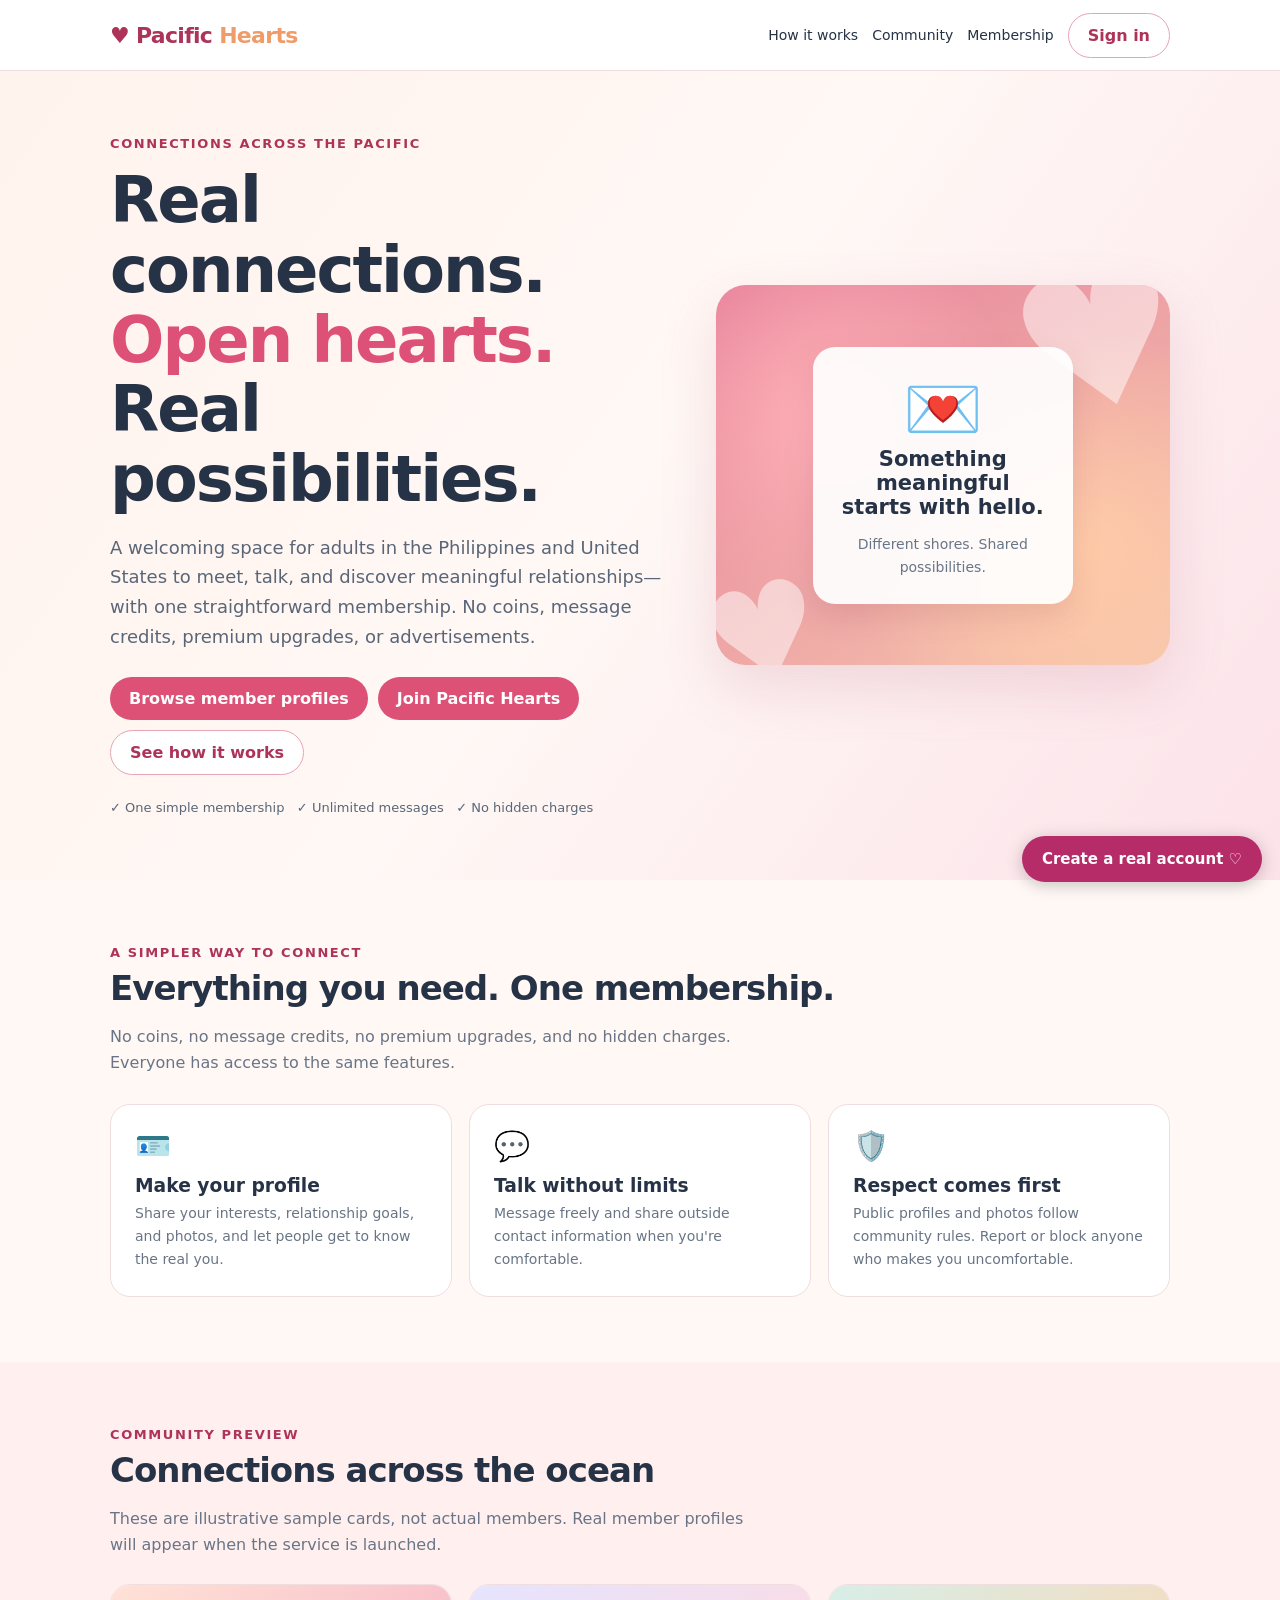
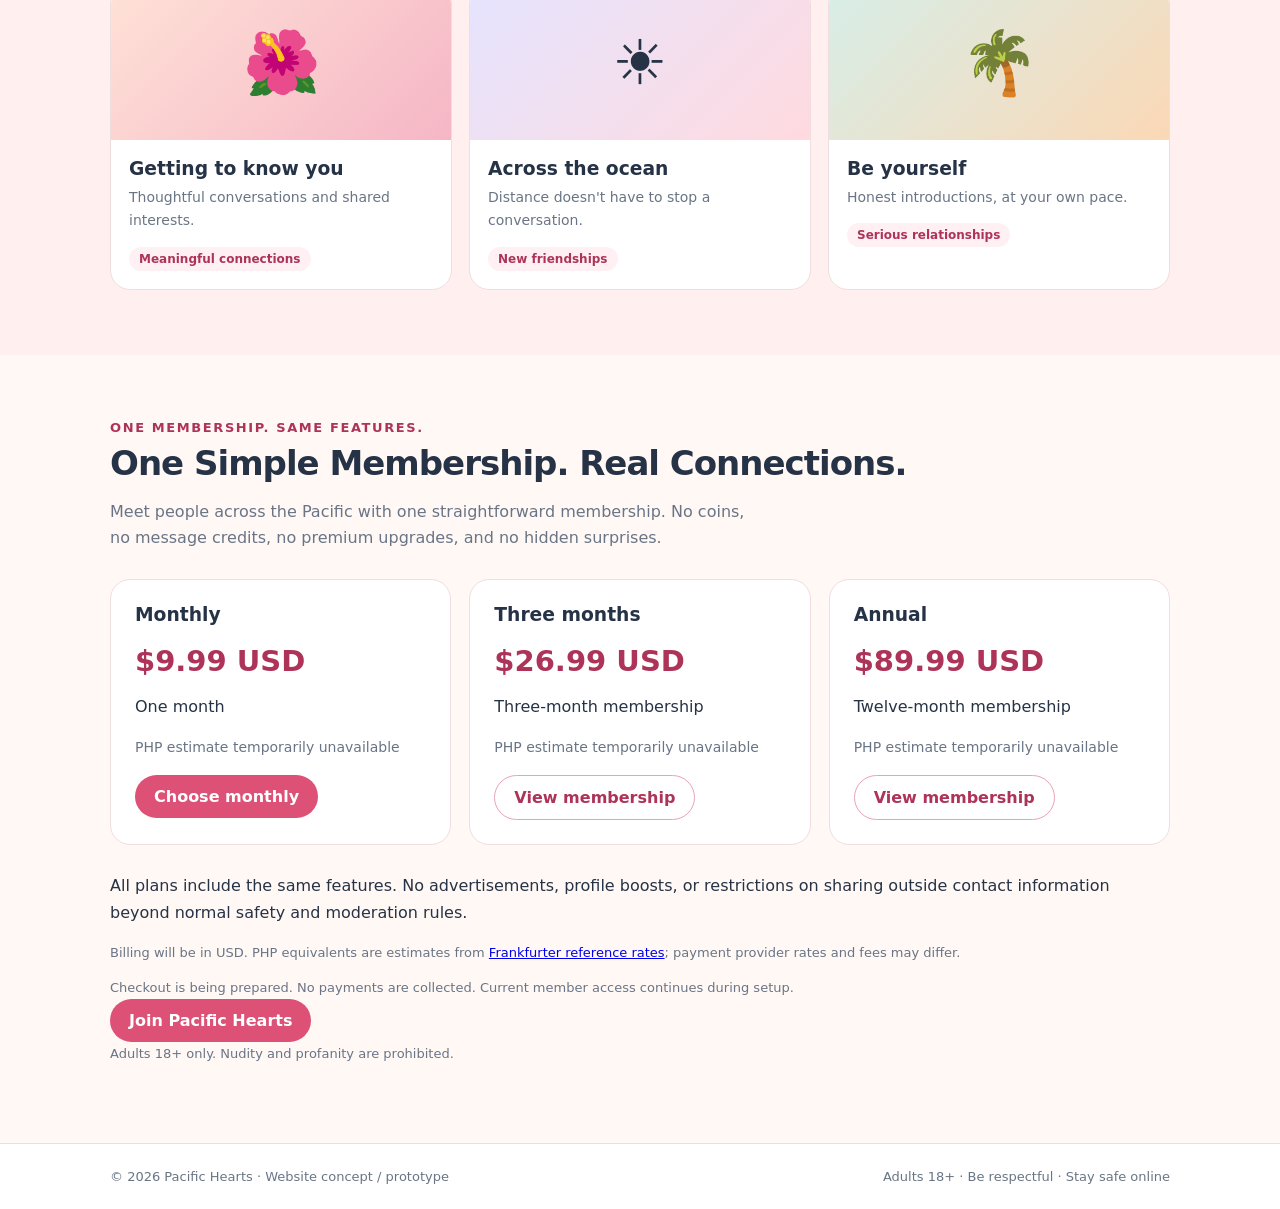
<file: index.html>
<!doctype html>
<html lang="en"><head><meta charset="utf-8"><meta name="viewport" content="width=device-width,initial-scale=1"><meta name="theme-color" content="#fff8f5"><title>Pacific Hearts — One Simple Membership. Real Connections.</title><style>
:root{--ink:#263346;--muted:#697586;--pink:#dc5175;--deep:#ad3458;--cream:#fff8f5;--line:#f0dde0}*{box-sizing:border-box}body{margin:0;font-family:system-ui,-apple-system,Segoe UI,sans-serif;color:var(--ink);background:var(--cream)}button,input,select,textarea{font:inherit}button{cursor:pointer}.wrap{max-width:1100px;margin:auto;padding:0 20px}header{background:white;border-bottom:1px solid var(--line);position:sticky;top:0;z-index:5}.nav{display:flex;align-items:center;justify-content:space-between;min-height:70px;gap:12px}.brand{font-weight:800;font-size:22px;color:var(--deep);letter-spacing:-.7px}.brand span{color:#ef9c69}.navlinks{display:flex;gap:14px;align-items:center}.navlinks a:not(.btn){color:var(--ink);text-decoration:none;font-size:14px}.btn{border:0;border-radius:999px;padding:12px 19px;background:var(--pink);color:white;font-weight:700;text-decoration:none}.btn:hover{background:var(--deep)}.navlinks .btn{white-space:nowrap}.btn.outline{background:white;color:var(--deep);border:1px solid #e7a4b4}.btn.ghost{background:#fff0f2;color:var(--deep)}.hero{background:linear-gradient(125deg,#fff3ed,#fff8f5 50%,#fce2e9);padding:65px 0}.herogrid{display:grid;grid-template-columns:1.1fr .9fr;gap:50px;align-items:center}.eyebrow{font-size:13px;letter-spacing:1.6px;font-weight:800;color:var(--deep);text-transform:uppercase}h1{font-size:clamp(37px,5vw,64px);line-height:1.09;letter-spacing:-2px;margin:15px 0}h1 em{font-style:normal;color:var(--pink)}p{line-height:1.65}.lead{font-size:18px;color:#596678;max-width:570px}.heroactions{display:flex;gap:10px;flex-wrap:wrap;margin:25px 0}.promise{font-size:13px;color:#596678}.art{min-height:380px;border-radius:30px;background:radial-gradient(circle at 25% 35%,#ffb0b7,transparent 45%),radial-gradient(circle at 80% 70%,#ffcba8,transparent 50%),linear-gradient(145deg,#e7819c,#f5c7ae);display:grid;place-items:center;box-shadow:0 22px 55px #b66b8230;position:relative;overflow:hidden}.art:before,.art:after{content:'♥';position:absolute;color:#ffffff80;font-size:190px;transform:rotate(-15deg);top:-55px;right:-15px}.art:after{font-size:130px;top:auto;right:auto;bottom:-45px;left:-10px}.artcard{background:#ffffffed;border-radius:22px;padding:25px;text-align:center;z-index:1;max-width:260px;box-shadow:0 12px 30px #81394c25}.artcard .heart{font-size:64px}.artcard b{font-size:21px}.artcard p{margin-bottom:0;color:var(--muted);font-size:14px}section{padding:65px 0}h2{font-size:34px;letter-spacing:-1px;margin:8px 0 15px}.sub{color:var(--muted);max-width:650px}.features{display:grid;grid-template-columns:repeat(3,1fr);gap:17px;margin-top:28px}.feature,.profile,.panel{background:white;border:1px solid var(--line);border-radius:20px;padding:24px}.feature .symbol{font-size:29px}.feature h3{margin:12px 0 6px}.feature p{color:var(--muted);margin:0;font-size:14px}.profiles{display:grid;grid-template-columns:repeat(3,1fr);gap:17px;margin-top:26px}.profile{padding:0;overflow:hidden}.avatar{height:155px;display:grid;place-items:center;font-size:62px;background:linear-gradient(135deg,#ffe2d7,#f5b6c6)}.profile:nth-child(2) .avatar{background:linear-gradient(135deg,#e5e4ff,#ffdadf)}.profile:nth-child(3) .avatar{background:linear-gradient(135deg,#d7eee8,#fbd8b6)}.profile .details{padding:18px}.profile h3{margin:0}.profile p{font-size:14px;color:var(--muted);margin:7px 0 14px}.pill{display:inline-block;background:#fff0f3;color:var(--deep);border-radius:100px;padding:5px 10px;font-size:12px;font-weight:700}.soft{background:#fff0ef}.notice{font-size:13px;color:var(--muted)}footer{padding:25px 0;border-top:1px solid var(--line);background:white;color:var(--muted);font-size:13px}.foot{display:flex;justify-content:space-between;gap:15px;flex-wrap:wrap}@media(max-width:760px){.herogrid{grid-template-columns:1fr;gap:22px}.hero{padding:42px 0}.art{min-height:230px}.features,.profiles{grid-template-columns:1fr}.navlinks a:not(.btn){display:none}.nav{min-height:62px}section{padding:45px 0}h2{font-size:29px}}
</style><link rel="stylesheet" href="membership.css"></head><body><header><div class="wrap nav"><div class="brand">♥ Pacific <span>Hearts</span></div><div class="navlinks"><a href="#how">How it works</a><a href="#community">Community</a><a href="#membership">Membership</a><a class="btn outline" href="register.html?mode=signin">Sign in</a></div></div></header>
<main><div class="hero"><div class="wrap herogrid"><div><div class="eyebrow">Connections across the Pacific</div><h1>Real connections.<br><em>Open hearts.</em><br>Real possibilities.</h1><p class="lead">A welcoming space for adults in the Philippines and United States to meet, talk, and discover meaningful relationships—with one straightforward membership. No coins, message credits, premium upgrades, or advertisements.</p><div class="heroactions"><a class="btn" style="text-decoration:none" href="register.html">Browse member profiles</a><a class="btn" href="register.html?mode=signup">Join Pacific Hearts</a><button class="btn outline" onclick="document.getElementById('how').scrollIntoView({behavior:'smooth'})">See how it works</button></div><div class="promise">✓ One simple membership &nbsp; ✓ Unlimited messages &nbsp; ✓ No hidden charges</div></div><div class="art" aria-label="Decorative heart illustration"><div class="artcard"><div class="heart">💌</div><b>Something meaningful starts with hello.</b><p>Different shores. Shared possibilities.</p></div></div></div></div>
<section id="how"><div class="wrap"><div class="eyebrow">A simpler way to connect</div><h2>Everything you need. One membership.</h2><p class="sub">No coins, no message credits, no premium upgrades, and no hidden charges. Everyone has access to the same features.</p><div class="features"><div class="feature"><div class="symbol">🪪</div><h3>Make your profile</h3><p>Share your interests, relationship goals, and photos, and let people get to know the real you.</p></div><div class="feature"><div class="symbol">💬</div><h3>Talk without limits</h3><p>Message freely and share outside contact information when you're comfortable.</p></div><div class="feature"><div class="symbol">🛡️</div><h3>Respect comes first</h3><p>Public profiles and photos follow community rules. Report or block anyone who makes you uncomfortable.</p></div></div></div></section>
<section id="community" class="soft"><div class="wrap"><div class="eyebrow">Community preview</div><h2>Connections across the ocean</h2><p class="sub">These are illustrative sample cards, not actual members. Real member profiles will appear when the service is launched.</p><div class="profiles"><div class="profile"><div class="avatar">🌺</div><div class="details"><h3>Getting to know you</h3><p>Thoughtful conversations and shared interests.</p><span class="pill">Meaningful connections</span></div></div><div class="profile"><div class="avatar">☀️</div><div class="details"><h3>Across the ocean</h3><p>Distance doesn't have to stop a conversation.</p><span class="pill">New friendships</span></div></div><div class="profile"><div class="avatar">🌴</div><div class="details"><h3>Be yourself</h3><p>Honest introductions, at your own pace.</p><span class="pill">Serious relationships</span></div></div></div></div></section>
<section id="membership"><div class="wrap"><div class="eyebrow">One membership. Same features.</div><h2>One Simple Membership. Real Connections.</h2><p class="sub">Meet people across the Pacific with one straightforward membership. No coins, no message credits, no premium upgrades, and no hidden surprises.</p><div class="membership-grid"><article class="membership-card"><h3>Monthly</h3><div class="membership-price">$9.99 USD</div><p>One month</p><p class="membership-estimate" data-php-price="9.99">Loading PHP estimate…</p><a class="btn" href="membership.html">Choose monthly</a></article><article class="membership-card"><h3>Three months</h3><div class="membership-price">$26.99 USD</div><p>Three-month membership</p><p class="membership-estimate" data-php-price="26.99">Loading PHP estimate…</p><a class="btn outline" href="membership.html">View membership</a></article><article class="membership-card"><h3>Annual</h3><div class="membership-price">$89.99 USD</div><p>Twelve-month membership</p><p class="membership-estimate" data-php-price="89.99">Loading PHP estimate…</p><a class="btn outline" href="membership.html">View membership</a></article></div><p>All plans include the same features. No advertisements, profile boosts, or restrictions on sharing outside contact information beyond normal safety and moderation rules.</p><p class="notice">Billing will be in USD. PHP equivalents are estimates from <a href="https://frankfurter.dev/" rel="noopener noreferrer" target="_blank">Frankfurter reference rates</a>; payment provider rates and fees may differ.</p><p class="notice">Checkout is being prepared. No payments are collected. Current member access continues during setup.</p><a class="btn" href="register.html?mode=signup">Join Pacific Hearts</a><p class="notice">Adults 18+ only. Nudity and profanity are prohibited.</p></div></section></main>
<footer><div class="wrap foot"><div>© <span id="year"></span> Pacific Hearts · Website concept / prototype</div><div>Adults 18+ · Be respectful · Stay safe online</div></div></footer>
<script>document.getElementById("year").textContent=new Date().getFullYear();</script><script src="membership-prices.js"></script><div style="position:fixed;bottom:18px;right:18px;z-index:999"><a href="register.html?mode=signup" style="display:block;background:#b62c68;color:white;padding:14px 20px;border-radius:28px;text-decoration:none;font:bold 15px system-ui;box-shadow:0 3px 16px #5555">Create a real account ♡</a></div></body></html>
</file>
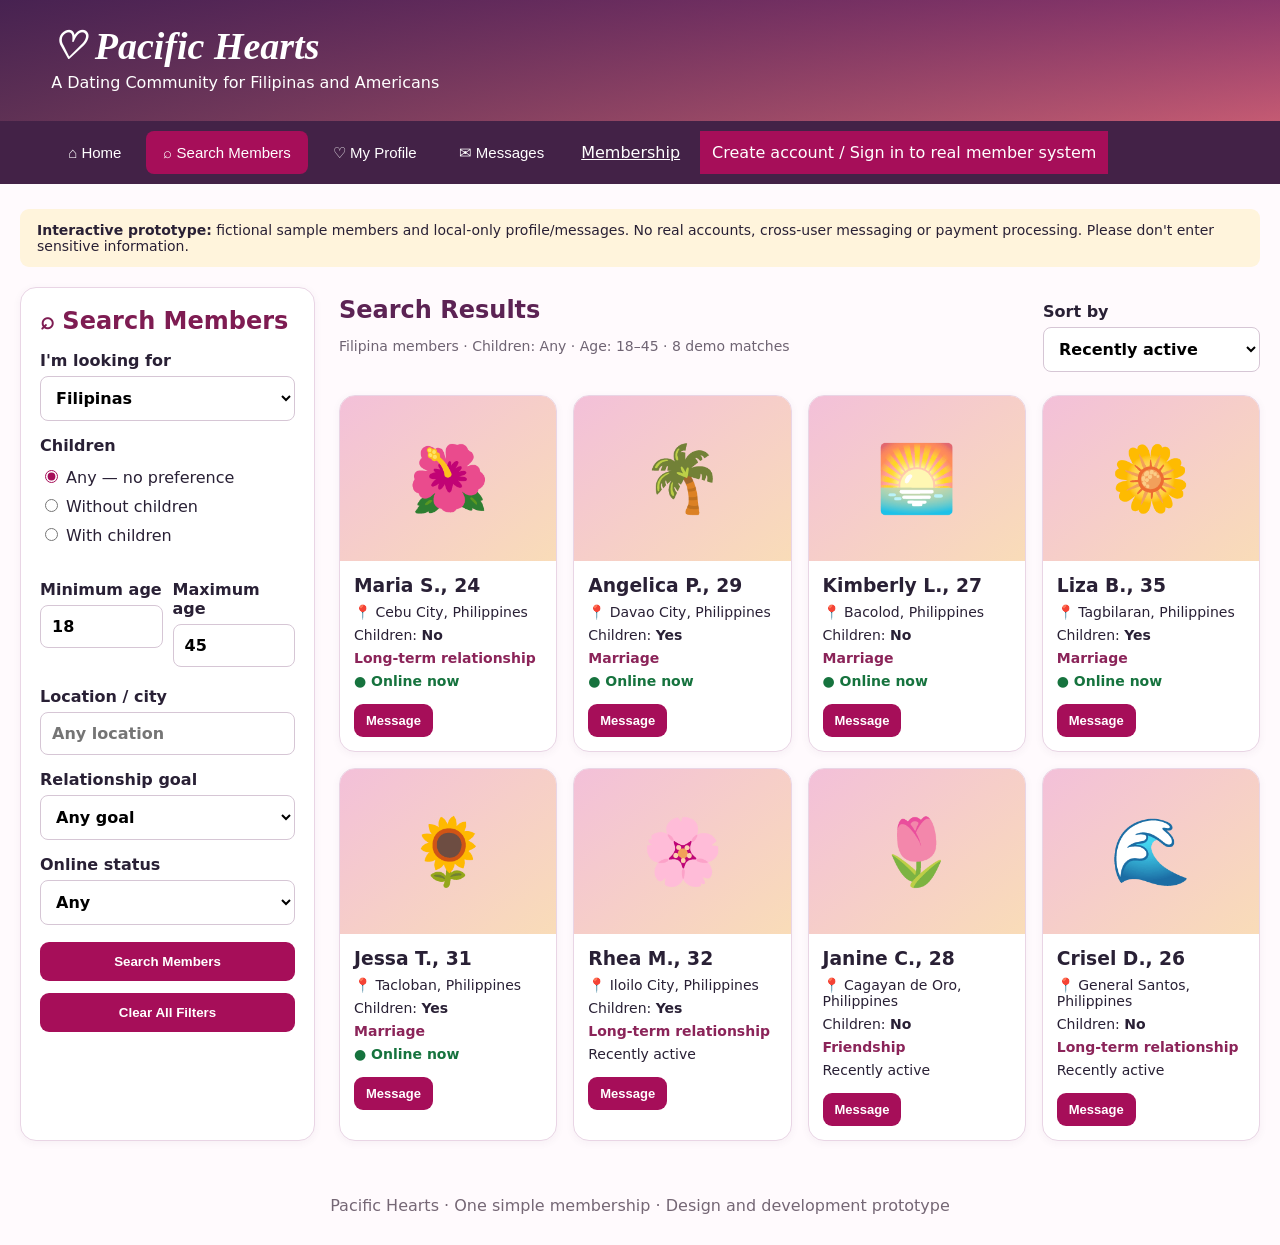
<file: app.html>
<!doctype html>
<html lang="en"><head><meta charset="utf-8"><meta name="viewport" content="width=device-width,initial-scale=1">
<title>Pacific Hearts | Filipino-American Dating</title>
<style>
:root{--berry:#a60e59;--plum:#432247;--pink:#f9eaf4;--line:#e9d5e5;--ink:#292035}
*{box-sizing:border-box}body{margin:0;font:16px system-ui,Arial;color:var(--ink);background:#fffafd}
header{background:linear-gradient(100deg,#45204fdd,#a93b72aa),linear-gradient(0deg,#fa9974,#55305f);color:white;padding:24px max(20px,4vw)}
header h1{font-family:Georgia,serif;font-style:italic;font-size:38px;margin:0}header p{margin:5px 0}
nav{display:flex;gap:8px;overflow:auto;background:var(--plum);padding:10px 4vw}nav button{background:transparent;border:0;color:white;padding:12px 17px;border-radius:8px;white-space:nowrap;cursor:pointer;font-size:15px}nav button.active{background:var(--berry)}
main{max-width:1380px;margin:auto;padding:25px 20px}.hidden{display:none!important}
.hero{background:linear-gradient(120deg,#fff0f6,#f5d6e8);border:1px solid var(--line);border-radius:20px;padding:clamp(24px,5vw,65px);margin-bottom:25px}
.hero h2{font:clamp(32px,5vw,58px) Georgia,serif;color:#75234f;margin:0 0 15px}.hero p{max-width:700px;font-size:19px;line-height:1.6}
.btn,button.action{background:var(--berry);color:white;border:0;border-radius:9px;padding:12px 18px;cursor:pointer;font-weight:650}
.secondary{background:#fff;color:var(--berry);border:1px solid #d9b5cf}
.pills{display:flex;gap:9px;flex-wrap:wrap;margin:20px 0}.pill{background:white;border:1px solid var(--line);padding:9px 13px;border-radius:30px}
.layout{display:grid;grid-template-columns:295px 1fr;gap:24px}.panel,.member,.info{border:1px solid var(--line);background:white;border-radius:16px;box-shadow:0 2px 8px #4520470d}
.panel{padding:19px}.panel h2{margin:0 0 16px;color:#7e1c52}.field{display:block;font-weight:650;margin:15px 0 5px}.field input,.field select,.field textarea{display:block;width:100%;padding:11px;border:1px solid #d6c6d5;border-radius:8px;margin-top:6px;font:inherit;background:white}
.field textarea{min-height:100px}.choices{display:grid;gap:9px;margin:12px 0 20px}.choices label{font-weight:400}.choices input{accent-color:var(--berry)}
.two{display:grid;grid-template-columns:1fr 1fr;gap:10px}.panel button{margin-top:12px;width:100%}
.resultshead{display:flex;justify-content:space-between;align-items:center;gap:15px;flex-wrap:wrap}.resultshead h2{margin:0;color:#5c2354}.muted{color:#6f6473;font-size:14px}
.cards{display:grid;grid-template-columns:repeat(auto-fill,minmax(215px,1fr));gap:16px;margin-top:18px}
.member{overflow:hidden}.photo{height:165px;display:grid;place-items:center;font-size:65px;background:linear-gradient(140deg,#f3c0d9,#f9dcb8)}.details{padding:14px}.details h3{margin:0 0 8px}.details p{margin:7px 0;font-size:14px}.details button{margin:8px 5px 0 0;padding:9px 12px;font-size:13px}
.tag{color:#8b2459;font-weight:650}.info{padding:20px;margin:18px 0}.notice{padding:13px 17px;background:#fff4dc;border-radius:9px;font-size:14px;margin-bottom:20px}
footer{padding:30px;text-align:center;color:#756775}.status{color:#16733e;font-weight:600}
@media(max-width:760px){.layout{grid-template-columns:1fr}.cards{grid-template-columns:repeat(2,minmax(0,1fr));gap:10px}.photo{height:125px}.details{padding:10px}.details button{width:100%;margin:5px 0}.resultshead{align-items:flex-start}}
</style></head><body>
<header><h1>♡ Pacific Hearts</h1><p>A Dating Community for Filipinas and Americans</p></header>
<nav><button data-tab="home" class="active">⌂ Home</button><button data-tab="search">⌕ Search Members</button><button data-tab="profile">♡ My Profile</button><button data-tab="messages">✉ Messages</button><a href="membership.html" style="color:white;padding:12px">Membership</a><a href="register.html" style="background:#a60e59;color:white;padding:12px;text-decoration:none;display:block;text-align:center">Create account / Sign in to real member system</a></nav>
<main><div class="notice"><b>Interactive prototype:</b> fictional sample members and local-only profile/messages. No real accounts, cross-user messaging or payment processing. Please don't enter sensitive information.</div>
<section id="home"><div class="hero"><h2>Different shores.<br>Open hearts.</h2><p>Meet people in the Philippines and the United States. Genuine connections should be simple: one straightforward membership, no coins, no message credits, no premium upgrades, and no advertisements.</p><button class="btn" onclick="tab('search')">Explore Members →</button><div class="pills"><span class="pill">♡ One simple membership</span><span class="pill">✉ Unlimited messaging when launched</span><span class="pill">🌏 Filipinas & Americans</span><span class="pill">Same features on every plan</span></div></div>
<div class="info"><h2>Welcome to Pacific Hearts</h2><p>Whether you're hoping for friendship, a meaningful relationship, or marriage, we want everyone to feel welcome. Members can share contact information if they choose. Public profiles must remain respectful and appropriate.</p></div>
<div class="info"><h2>One Simple Membership. Real Connections.</h2><p>Monthly: $9.99 USD. Three months: $26.99 USD. Annual: $89.99 USD. Billing will be in USD; PHP estimates are available on the membership page. All terms include the same features.</p><a class="btn" href="membership.html">View membership options</a></div></section>
<section id="search" class="hidden"><div class="layout"><aside class="panel"><h2>⌕ Search Members</h2>
<label class="field">I'm looking for<select id="country"><option value="Philippines">Filipinas</option><option value="United States">Americans</option><option value="any">Anyone</option></select></label>
<div class="field">Children</div><div class="choices"><label><input type="radio" name="children" value="any" checked> Any — no preference</label><label><input type="radio" name="children" value="no"> Without children</label><label><input type="radio" name="children" value="yes"> With children</label></div>
<div class="two"><label class="field">Minimum age<input id="minAge" type="number" min="18" max="99" value="18"></label><label class="field">Maximum age<input id="maxAge" type="number" min="18" max="99" value="45"></label></div>
<label class="field">Location / city<input id="location" placeholder="Any location"></label>
<label class="field">Relationship goal<select id="goal"><option value="any">Any goal</option><option>Long-term relationship</option><option>Marriage</option><option>Friendship</option></select></label>
<label class="field">Online status<select id="online"><option value="any">Any</option><option value="yes">Online now</option></select></label>
<button class="action" id="apply">Search Members</button><button class="action secondary" id="reset">Clear All Filters</button></aside>
<div><div class="resultshead"><div><h2>Search Results</h2><p class="muted" id="summary"></p></div><label class="field">Sort by<select id="sort"><option value="recent">Recently active</option><option value="young">Age: youngest first</option><option value="old">Age: oldest first</option><option value="name">Name</option></select></label></div><div class="cards" id="results"></div></div></div></section>
<section id="profile" class="hidden"><div class="panel"><h2>Create Your Demo Profile</h2><p class="muted">Saved only in this browser; not a real account.</p><form id="profileForm"><div class="two"><label class="field">Display name<input name="name" required maxlength="50"></label><label class="field">Age (18+)<input name="age" type="number" min="18" max="99" required></label><label class="field">Country<select name="country"><option>Philippines</option><option>United States</option></select></label><label class="field">City<input name="city" required maxlength="60"></label><label class="field">Children<select name="children"><option value="no">No</option><option value="yes">Yes</option></select></label><label class="field">Relationship goal<select name="goal"><option>Long-term relationship</option><option>Marriage</option><option>Friendship</option></select></label></div><label class="field">About me<textarea name="about" maxlength="500" required></textarea></label><button class="action">Save Demo Profile</button><span id="saved" class="status"></span></form></div></section>
<section id="messages" class="hidden"><div class="panel"><h2>Messages — Local Demo</h2><label class="field">Recipient<select id="recipient"></select></label><div class="info" id="thread"></div><form id="messageForm"><label class="field">Message<textarea id="messageText" required maxlength="1000"></textarea></label><button class="action">Save Demo Message</button></form><p class="muted">Messages are not delivered to other people.</p></div></section>

</main><footer>Pacific Hearts · One simple membership · Design and development prototype</footer>
<script>
const samples=[
{name:"Maria S.",age:24,country:"Philippines",city:"Cebu City",children:"no",goal:"Long-term relationship",online:true,emoji:"🌺"},
{name:"Angelica P.",age:29,country:"Philippines",city:"Davao City",children:"yes",goal:"Marriage",online:true,emoji:"🌴"},
{name:"Rhea M.",age:32,country:"Philippines",city:"Iloilo City",children:"yes",goal:"Long-term relationship",online:false,emoji:"🌸"},
{name:"Kimberly L.",age:27,country:"Philippines",city:"Bacolod",children:"no",goal:"Marriage",online:true,emoji:"🌅"},
{name:"Janine C.",age:28,country:"Philippines",city:"Cagayan de Oro",children:"no",goal:"Friendship",online:false,emoji:"🌷"},
{name:"Liza B.",age:35,country:"Philippines",city:"Tagbilaran",children:"yes",goal:"Marriage",online:true,emoji:"🌼"},
{name:"Crisel D.",age:26,country:"Philippines",city:"General Santos",children:"no",goal:"Long-term relationship",online:false,emoji:"🌊"},
{name:"Jessa T.",age:31,country:"Philippines",city:"Tacloban",children:"yes",goal:"Marriage",online:true,emoji:"🌻"},
{name:"James R.",age:38,country:"United States",city:"Seattle",children:"yes",goal:"Long-term relationship",online:true,emoji:"🌞"},
{name:"Michael T.",age:42,country:"United States",city:"Chicago",children:"no",goal:"Marriage",online:false,emoji:"🌲"}];
const $=id=>document.getElementById(id),get=(k,f)=>{try{return JSON.parse(localStorage.getItem(k))??f}catch{return f}},put=(k,v)=>localStorage.setItem(k,JSON.stringify(v));
const safe=s=>String(s).replace(/[&<>"']/g,c=>({"&":"&amp;","<":"&lt;",">":"&gt;",'"':"&quot;","'":"&#39;"}[c]));
function tab(t){document.querySelectorAll("main section").forEach(s=>s.classList.toggle("hidden",s.id!==t));document.querySelectorAll("nav button").forEach(b=>b.classList.toggle("active",b.dataset.tab===t));if(t==="search")render();if(t==="messages")showMessages();window.scrollTo(0,0)}
document.querySelectorAll("nav button").forEach(b=>b.onclick=()=>tab(b.dataset.tab));
function members(){let mine=get("ph_profile_v2",null);return mine?[...samples,{...mine,age:Number(mine.age),online:true,emoji:"♡"}]:samples}
function render(){let c=$("country").value,k=document.querySelector('input[name="children"]:checked').value,min=Number($("minAge").value)||18,max=Number($("maxAge").value)||99,loc=$("location").value.trim().toLowerCase(),goal=$("goal").value,on=$("online").value;
let matches=members().filter(m=>(c==="any"||m.country===c)&&(k==="any"||m.children===k)&&m.age>=min&&m.age<=max&&m.city.toLowerCase().includes(loc)&&(goal==="any"||m.goal===goal)&&(on==="any"||m.online));
let sort=$("sort").value;matches.sort((a,b)=>sort==="young"?a.age-b.age:sort==="old"?b.age-a.age:sort==="name"?a.name.localeCompare(b.name):Number(b.online)-Number(a.online));
$("summary").textContent=`${c==="Philippines"?"Filipina members":c==="United States"?"American members":"All members"} · Children: ${{any:"Any",yes:"With children",no:"Without children"}[k]} · Age: ${min}–${max} · ${matches.length} demo matches`;
$("results").innerHTML=matches.map(m=>`<article class="member"><div class="photo">${m.emoji}</div><div class="details"><h3>${safe(m.name)}, ${m.age}</h3><p>📍 ${safe(m.city)}, ${safe(m.country)}</p><p>Children: <b>${m.children==="yes"?"Yes":"No"}</b></p><p class="tag">${safe(m.goal)}</p><p>${m.online?'<span class="status">● Online now</span>':'Recently active'}</p><button class="action" data-to="${safe(m.name)}">Message</button></div></article>`).join("")||'<p>No demo members match these filters.</p>';
document.querySelectorAll("[data-to]").forEach(b=>b.onclick=()=>{$("recipient").value=b.dataset.to;tab("messages")})}
$("apply").onclick=render;$("sort").onchange=render;
$("reset").onclick=()=>{$("country").value="Philippines";document.querySelector('input[name="children"][value="any"]').checked=true;$("minAge").value=18;$("maxAge").value=45;$("location").value="";$("goal").value="any";$("online").value="any";$("sort").value="recent";render()};
$("profileForm").onsubmit=e=>{e.preventDefault();let p=Object.fromEntries(new FormData(e.target));put("ph_profile_v2",p);$("saved").textContent=" Saved locally.";render()};
$("recipient").innerHTML=samples.map(m=>`<option>${safe(m.name)}</option>`).join("");
function showMessages(){let to=$("recipient").value;let msgs=get("ph_messages_v2",[]).filter(x=>x.to===to);$("thread").innerHTML=msgs.length?msgs.map(x=>`<p>♡ ${safe(x.text)}</p>`).join(""):"No messages in this local demo conversation."}
$("recipient").onchange=showMessages;$("messageForm").onsubmit=e=>{e.preventDefault();let m=get("ph_messages_v2",[]);m.push({to:$("recipient").value,text:$("messageText").value});put("ph_messages_v2",m);$("messageText").value="";showMessages()};
render();tab("search");
</script></body></html>
</file>
<file: membership.css>
:root{--ink:#263346;--muted:#697586;--pink:#dc5175;--deep:#ad3458;--cream:#fff8f5;--line:#f0dde0}*{box-sizing:border-box}.membership-grid{display:grid;grid-template-columns:repeat(3,minmax(0,1fr));gap:18px;margin:28px 0}.membership-card{background:white;border:1px solid var(--line);border-radius:20px;padding:24px;text-align:left}.membership-card h3{margin-top:0}.membership-price{font-size:29px;font-weight:800;color:var(--deep)}.membership-estimate{font-size:14px;color:var(--muted);min-height:25px}.membership-card a{display:inline-block}.membership-copy{font-size:16px;line-height:1.65}.membership-status{white-space:pre-line;line-height:1.8}.membership-message{padding:15px;border-radius:10px;background:#fff0f3}.membership-nav{display:flex;gap:18px;flex-wrap:wrap}.membership-nav a{color:var(--deep)}.membership-shell{max-width:1000px;margin:30px auto;padding:0 20px}.membership-body{margin:0;font:16px system-ui;color:var(--ink);background:var(--cream)}.membership-body header{background:white;border-bottom:1px solid var(--line);padding:22px}.membership-body h1{color:var(--deep)}.membership-body button,.membership-body .btn{font:inherit;background:var(--pink);color:white;border:0;padding:12px 18px;border-radius:24px;text-decoration:none;cursor:pointer}.membership-body button:disabled{opacity:.55;cursor:default}.membership-body select{padding:12px;font:inherit;width:100%;max-width:350px}.membership-body .panel{padding:24px;border:1px solid var(--line);background:white;border-radius:20px;margin:20px 0}.membership-body a{color:var(--deep)}@media(max-width:760px){.membership-grid{grid-template-columns:1fr}.membership-price{font-size:27px}}
</file>
